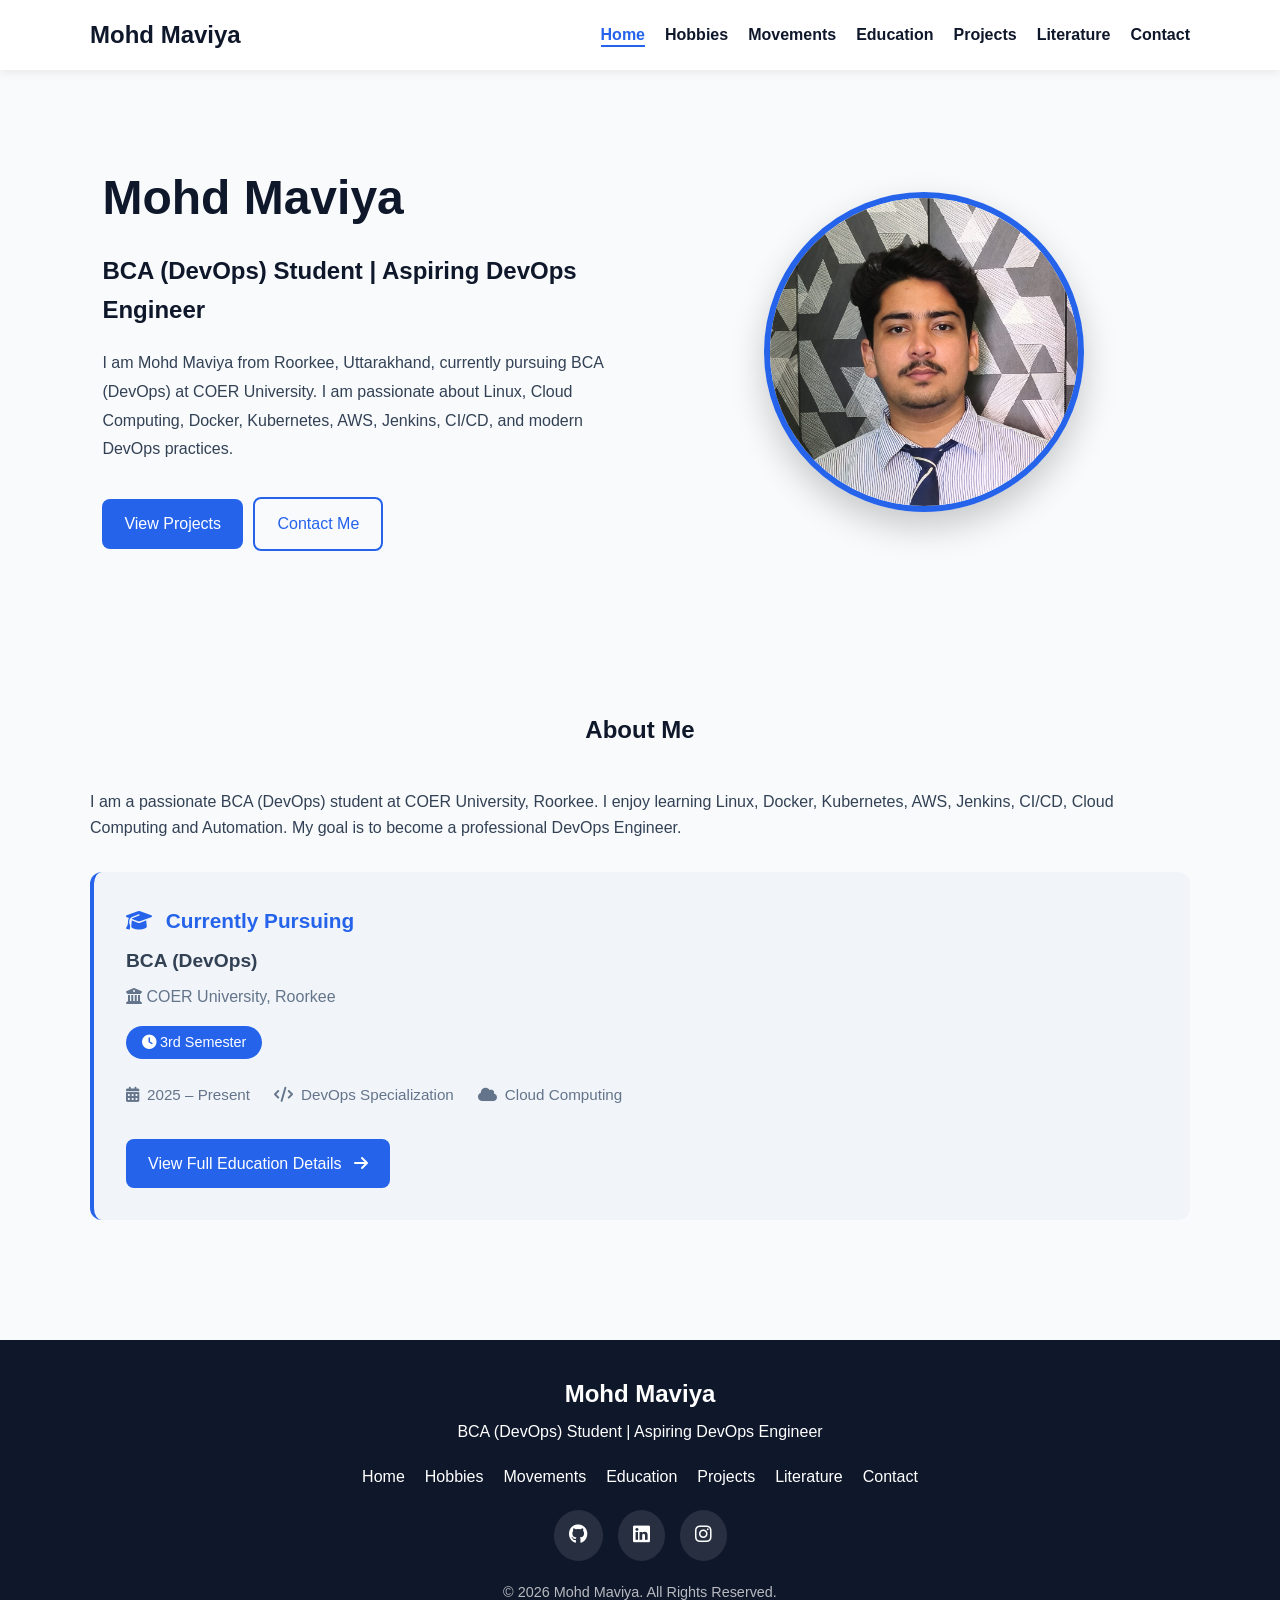
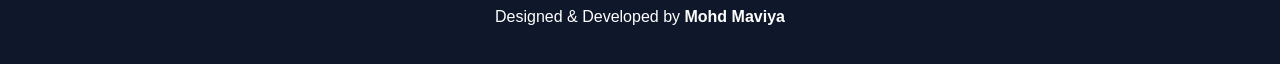
<file: index.html>
<!DOCTYPE html>
<html lang="en">
<head>
    <meta charset="UTF-8">
    <meta name="viewport" content="width=device-width, initial-scale=1.0">
    <title>Mohd Maviya | Portfolio</title>

    <!-- Font Awesome -->
    <link rel="stylesheet"
    href="https://cdnjs.cloudflare.com/ajax/libs/font-awesome/6.5.2/css/all.min.css">

    <style>
        :root {
            --primary: #2563eb;
            --dark: #0f172a;
            --light: #f8fafc;
            --text: #334155;
            --card: #fff;
            --bg-light: #f1f5f9;
            --text-muted: #64748b;
        }

        * {
            margin: 0;
            padding: 0;
            box-sizing: border-box;
        }

        html {
            scroll-behavior: smooth;
        }

        body {
            font-family: Arial, sans-serif;
            background: var(--light);
            color: var(--text);
            line-height: 1.6;
        }

        .container {
            width: min(1100px, 92%);
            margin: auto;
        }

        /* ================= HEADER ================= */
        .header {
            position: sticky;
            top: 0;
            background: #fff;
            box-shadow: 0 2px 10px rgba(0,0,0,.08);
            z-index: 1000;
        }

        .header .container {
            display: flex;
            justify-content: space-between;
            align-items: center;
            padding: 16px 0;
        }

        .logo {
            font-size: 1.5rem;
            font-weight: 700;
            color: var(--dark);
            text-decoration: none;
        }

        /* ================= HAMBURGER MENU ================= */
        .hamburger {
            display: none;
            flex-direction: column;
            cursor: pointer;
            background: none;
            border: none;
            padding: 5px;
            gap: 5px;
            z-index: 1001;
        }

        .hamburger .bar {
            width: 28px;
            height: 3px;
            background: var(--dark);
            border-radius: 3px;
            transition: all 0.3s ease;
        }

        .hamburger.active .bar:nth-child(1) {
            transform: rotate(45deg) translate(5px, 6px);
        }

        .hamburger.active .bar:nth-child(2) {
            opacity: 0;
        }

        .hamburger.active .bar:nth-child(3) {
            transform: rotate(-45deg) translate(5px, -6px);
        }

        /* ================= NAVIGATION ================= */
        .navbar ul {
            display: flex;
            list-style: none;
            gap: 20px;
        }

        .navbar a {
            text-decoration: none;
            color: var(--dark);
            font-weight: 600;
            transition: color 0.3s;
            position: relative;
        }

        .navbar a::after {
            content: '';
            position: absolute;
            bottom: -4px;
            left: 0;
            width: 0;
            height: 2px;
            background: var(--primary);
            transition: width 0.3s;
        }

        .navbar a:hover::after,
        .navbar a.active::after {
            width: 100%;
        }

        .navbar a:hover,
        .navbar a.active {
            color: var(--primary);
        }

        /* ================= GENERAL ================= */
        .section,
        .page-title {
            padding: 70px 0;
        }

        .page-title {
            text-align: center;
            background: #eaf2ff;
        }

        h1 {
            font-size: 3rem;
            color: var(--dark);
        }

        h2 {
            color: var(--dark);
            margin-bottom: 15px;
        }

        .section-title {
            text-align: center;
            margin-bottom: 40px;
        }

        /* ================= HERO SECTION ================= */
        .hero {
            display: flex;
            justify-content: space-between;
            align-items: center;
            gap: 60px;
            padding: 90px 8%;
            flex-wrap: wrap;
        }

        .hero-content {
            flex: 1;
            min-width: 320px;
        }

        .hero-content h1 {
            font-size: 3rem;
            margin-bottom: 15px;
        }

        .hero-content h2 {
            margin-bottom: 20px;
        }

        .hero-content p {
            margin-bottom: 25px;
            line-height: 1.8;
        }

        .hero-image {
            flex: 1;
            text-align: center;
        }

        .hero-image img {
            width: 320px;
            height: 320px;
            object-fit: cover;
            border-radius: 50%;
            border: 6px solid var(--primary);
            box-shadow: 0 15px 35px rgba(0,0,0,.2);
            transition: transform 0.3s;
        }

        .hero-image img:hover {
            transform: scale(1.05);
        }

        /* ================= BUTTON ================= */
        .btn {
            display: inline-block;
            background: var(--primary);
            color: #fff;
            padding: 12px 22px;
            border-radius: 8px;
            text-decoration: none;
            margin: 8px 6px 0 0;
            transition: 0.3s;
            border: none;
            cursor: pointer;
        }

        .btn:hover {
            transform: translateY(-2px);
            box-shadow: 0 5px 15px rgba(37, 99, 235, 0.3);
        }

        .btn-outline {
            background: transparent;
            color: var(--primary);
            border: 2px solid var(--primary);
        }

        .btn-outline:hover {
            background: var(--primary);
            color: #fff;
        }

        /* ================= EDUCATION PREVIEW ================= */
        .education-preview {
            background: var(--bg-light);
            padding: 2rem;
            border-radius: 12px;
            margin-top: 2rem;
            border-left: 4px solid var(--primary);
        }

        .education-preview h3 {
            color: var(--primary);
            font-size: 1.3rem;
            margin-bottom: 0.5rem;
        }

        .education-preview .current-status {
            display: inline-block;
            background: var(--primary);
            color: white;
            padding: 0.3rem 1rem;
            border-radius: 20px;
            font-size: 0.9rem;
            margin: 0.5rem 0;
        }

        .education-preview .edu-details {
            display: flex;
            gap: 1.5rem;
            flex-wrap: wrap;
            margin: 1rem 0;
        }

        .education-preview .edu-details span {
            display: flex;
            align-items: center;
            gap: 0.5rem;
            color: var(--text-muted);
            font-size: 0.95rem;
        }

        .btn-full-details {
            margin-top: 1rem;
        }

        .btn-full-details i {
            margin-left: 0.5rem;
            transition: transform 0.3s;
        }

        .btn-full-details:hover i {
            transform: translateX(5px);
        }

        /* ================= FOOTER ================= */
        .footer {
            background: var(--dark);
            color: #fff;
            text-align: center;
            padding: 35px 0;
            margin-top: 50px;
        }

        .footer h3 {
            font-size: 1.5rem;
            margin-bottom: 5px;
        }

        .footer-links {
            display: flex;
            justify-content: center;
            gap: 20px;
            margin: 20px 0;
            flex-wrap: wrap;
        }

        .footer-links a {
            color: #fff;
            text-decoration: none;
            transition: color 0.3s;
        }

        .footer-links a:hover {
            color: var(--primary);
        }

        .social-links {
            display: flex;
            justify-content: center;
            gap: 15px;
            margin: 20px 0;
        }

        .social-links a {
            color: #fff;
            background: rgba(255,255,255,0.1);
            padding: 10px 15px;
            border-radius: 50%;
            transition: 0.3s;
            text-decoration: none;
            font-size: 1.2rem;
        }

        .social-links a:hover {
            background: var(--primary);
            transform: translateY(-3px);
        }

        .footer .copyright {
            margin-top: 15px;
            opacity: 0.7;
            font-size: 0.9rem;
        }

        /* ================= RESPONSIVE ================= */
        @media(max-width: 992px) {
            .hero {
                flex-direction: column-reverse;
                text-align: center;
                padding: 60px 5%;
            }

            .hero-image img {
                width: 250px;
                height: 250px;
            }
        }

        @media(max-width: 768px) {
            h1 {
                font-size: 2.2rem;
            }

            /* Show hamburger on mobile */
            .hamburger {
                display: flex;
            }

            /* Hide navbar by default on mobile */
            .navbar {
                position: absolute;
                top: 100%;
                left: 0;
                right: 0;
                background: #fff;
                padding: 20px 0;
                box-shadow: 0 10px 20px rgba(0,0,0,0.1);
                transform: translateY(-10px);
                opacity: 0;
                visibility: hidden;
                transition: all 0.3s ease;
                border-radius: 0 0 12px 12px;
            }

            .navbar.active {
                transform: translateY(0);
                opacity: 1;
                visibility: visible;
            }

            .navbar ul {
                flex-direction: column;
                align-items: center;
                gap: 15px;
            }

            .navbar a {
                font-size: 1.1rem;
            }

            .hero {
                flex-direction: column-reverse;
                text-align: center;
                padding: 50px 5%;
            }

            .hero-image img {
                width: 200px;
                height: 200px;
            }

            .education-preview .edu-details {
                flex-direction: column;
                gap: 0.5rem;
            }

            .footer-links {
                gap: 10px;
            }

            .footer-links a {
                font-size: 0.9rem;
            }
        }

        @media(max-width: 480px) {
            .navbar a {
                font-size: 0.95rem;
            }

            .btn {
                padding: 10px 16px;
                font-size: 0.9rem;
            }

            .hero-content h1 {
                font-size: 1.8rem;
            }

            .hero-image img {
                width: 160px;
                height: 160px;
            }
        }
    </style>
</head>

<body>

<header class="header">
    <div class="container">

        <a href="index.html" class="logo">Mohd Maviya</a>

        <!-- HAMBURGER MENU BUTTON -->
        <button class="hamburger" id="hamburger" aria-label="Toggle navigation menu">
            <span class="bar"></span>
            <span class="bar"></span>
            <span class="bar"></span>
        </button>

        <nav class="navbar" id="navbar">
            <ul>
                <li><a href="index.html" class="active">Home</a></li>
                <li><a href="hobbies.html">Hobbies</a></li>
                <li><a href="movements.html">Movements</a></li>
                <li><a href="education.html">Education</a></li>
                <li><a href="projects.html">Projects</a></li>
                <li><a href="literature.html">Literature</a></li>
                <li><a href="contact.html">Contact</a></li>
            </ul>
        </nav>

    </div>
</header>

<section class="hero">

    <div class="hero-content">

        <h1>Mohd Maviya</h1>

        <h2>BCA (DevOps) Student | Aspiring DevOps Engineer</h2>

        <p>
            I am Mohd Maviya from Roorkee, Uttarakhand, currently pursuing
            BCA (DevOps) at COER University. I am passionate about Linux,
            Cloud Computing, Docker, Kubernetes, AWS, Jenkins, CI/CD,
            and modern DevOps practices.
        </p>

        <a href="projects.html" class="btn">View Projects</a>
        <a href="contact.html" class="btn btn-outline">Contact Me</a>

    </div>

    <div class="hero-image">
        <img src="image/profile.jpg" 
             alt="Mohd Maviya"
             class="profile-img">
    </div>

</section>

<section class="section">

    <div class="container">

        <h2 class="section-title">About Me</h2>

        <p>
            I am a passionate BCA (DevOps) student at COER University,
            Roorkee. I enjoy learning Linux, Docker, Kubernetes, AWS,
            Jenkins, CI/CD, Cloud Computing and Automation.
            My goal is to become a professional DevOps Engineer.
        </p>

        <!-- ===== EDUCATION PREVIEW / BUTTON ===== -->
        <div class="education-preview">
            
            <h3>
                <i class="fas fa-graduation-cap" style="margin-right: 0.5rem;"></i>
                Currently Pursuing
            </h3>
            
            <div style="font-size: 1.2rem; font-weight: 600; margin: 0.5rem 0;">
                BCA (DevOps)
            </div>
            
            <div style="color: var(--text-muted); margin-bottom: 0.5rem;">
                <i class="fas fa-university"></i> COER University, Roorkee
            </div>
            
            <span class="current-status">
                <i class="fas fa-clock"></i> 3rd Semester
            </span>
            
            <div class="edu-details">
                <span>
                    <i class="fas fa-calendar-alt"></i> 2025 – Present
                </span>
                <span>
                    <i class="fas fa-code"></i> DevOps Specialization
                </span>
                <span>
                    <i class="fas fa-cloud"></i> Cloud Computing
                </span>
            </div>
            
            <a href="education.html" class="btn btn-full-details">
                View Full Education Details
                <i class="fas fa-arrow-right"></i>
            </a>
            
        </div>

    </div>

</section>

<!-- ================= FOOTER ================= -->
<footer class="footer">

    <div class="container">

        <h3>Mohd Maviya</h3>

        <p>BCA (DevOps) Student | Aspiring DevOps Engineer</p>

        <div class="footer-links">
            <a href="index.html">Home</a>
            <a href="hobbies.html">Hobbies</a>
            <a href="movements.html">Movements</a>
            <a href="education.html">Education</a>
            <a href="projects.html">Projects</a>
            <a href="literature.html">Literature</a>
            <a href="contact.html">Contact</a>
        </div>

        <div class="social-links">
            <a href="#"><i class="fab fa-github"></i></a>
            <a href="#"><i class="fab fa-linkedin"></i></a>
            <a href="#"><i class="fab fa-instagram"></i></a>
        </div>

        <p class="copyright">
            © 2026 Mohd Maviya. All Rights Reserved.
        </p>

        <p>
            Designed & Developed by <strong>Mohd Maviya</strong>
        </p>

    </div>

</footer>

<script>
    // ================= HAMBURGER MENU TOGGLE =================
    document.addEventListener('DOMContentLoaded', function() {
        const hamburger = document.getElementById('hamburger');
        const navbar = document.getElementById('navbar');

        if (hamburger && navbar) {
            // Toggle menu on hamburger click
            hamburger.addEventListener('click', function() {
                hamburger.classList.toggle('active');
                navbar.classList.toggle('active');
            });

            // Close menu when a link is clicked (mobile)
            const navLinks = navbar.querySelectorAll('a');
            navLinks.forEach(function(link) {
                link.addEventListener('click', function() {
                    hamburger.classList.remove('active');
                    navbar.classList.remove('active');
                });
            });
        }

        // ================= ACTIVE NAV LINK ON SCROLL =================
        const currentPage = window.location.pathname.split('/').pop() || 'index.html';
        const navLinks = document.querySelectorAll('.navbar a');
        
        navLinks.forEach(function(link) {
            const linkHref = link.getAttribute('href');
            if (linkHref === currentPage) {
                link.classList.add('active');
            } else {
                link.classList.remove('active');
            }
        });
    });
</script>

</body>
</html>
</file>
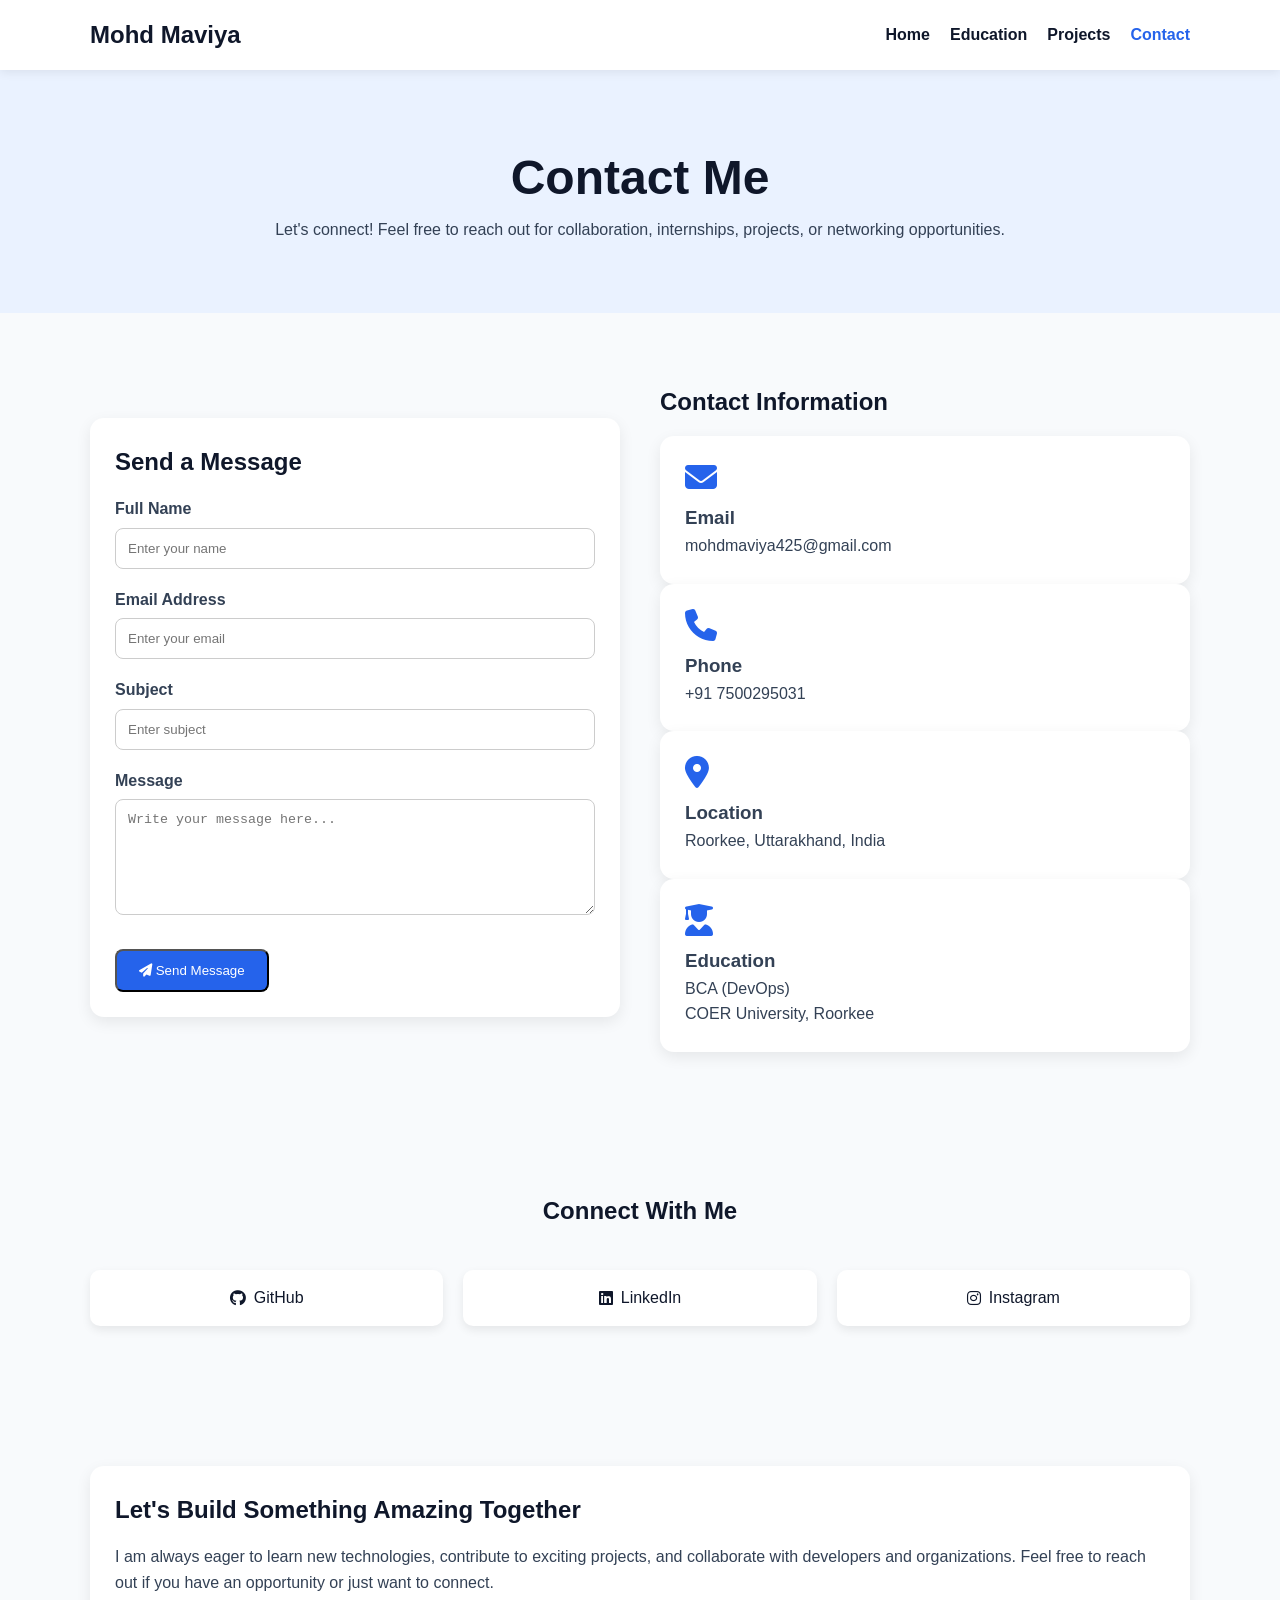
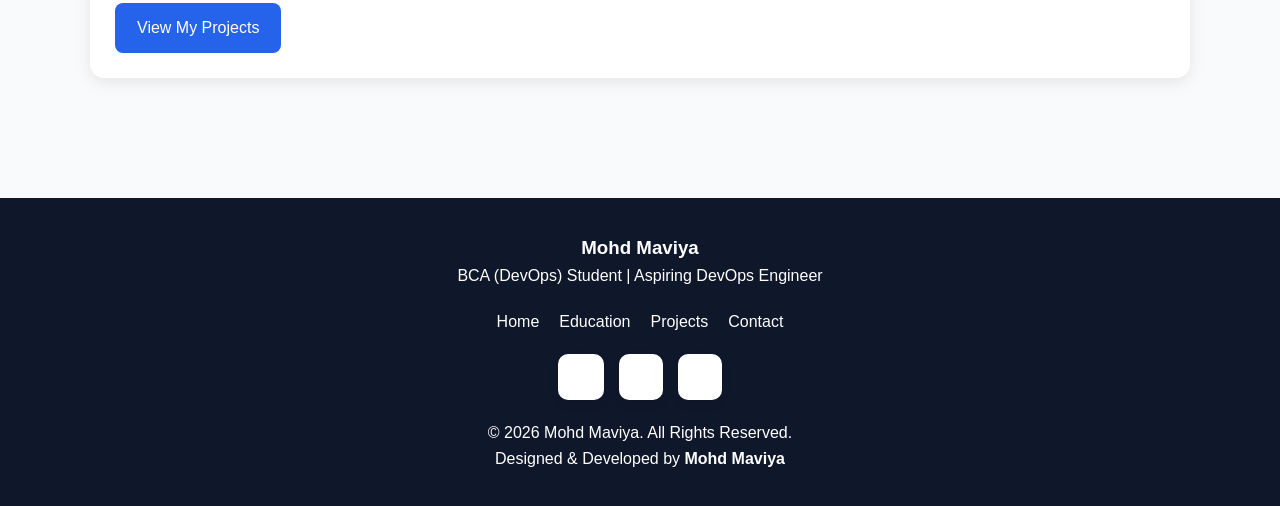
<file: contact.html>
<!DOCTYPE html>
<html lang="en">
<head>
    <meta charset="UTF-8" />
    <meta name="viewport" content="width=device-width, initial-scale=1.0" />
    <title>Contact | Mohd Maviya</title>

    <!-- Shared CSS -->
    <link rel="stylesheet" href="style.css" />

    <!-- Font Awesome -->
    <link rel="stylesheet"
          href="https://cdnjs.cloudflare.com/ajax/libs/font-awesome/6.5.2/css/all.min.css" />

    <style>
        /* minimal extra style for feedback */
        .form-feedback {
            margin-top: 1rem;
            padding: 0.75rem 1rem;
            border-radius: 8px;
            font-weight: 500;
            display: none;
        }
        .form-feedback.success {
            display: block;
            background: #d4edda;
            color: #155724;
            border: 1px solid #c3e6cb;
        }
        .form-feedback.error {
            display: block;
            background: #f8d7da;
            color: #721c24;
            border: 1px solid #f5c6cb;
        }
        .btn:disabled {
            opacity: 0.6;
            cursor: not-allowed;
        }
    </style>
</head>
<body>

    <!-- ================= HEADER ================= -->
    <header class="header">
        <div class="container">
            <a href="index.html" class="logo">Mohd Maviya</a>
            <nav class="navbar">
                <ul>
                    <li><a href="index.html">Home</a></li>
                    <li><a href="education.html">Education</a></li>
                    <li><a href="projects.html">Projects</a></li>
                    <li><a href="contact.html" class="active">Contact</a></li>
                </ul>
            </nav>
        </div>
    </header>

    <!-- ================= PAGE TITLE ================= -->
    <section class="page-title">
        <div class="container">
            <h1>Contact Me</h1>
            <p>
                Let's connect! Feel free to reach out for collaboration,
                internships, projects, or networking opportunities.
            </p>
        </div>
    </section>

    <!-- ================= CONTACT SECTION ================= -->
    <section class="contact section">
        <div class="container">
            <div class="contact-wrapper">

                <!-- Contact Form -->
                <div class="contact-form">
                    <h2>Send a Message</h2>

                    <!-- feedback message -->
                    <div id="formFeedback" class="form-feedback"></div>

                    <form id="contactForm" method="post">
                        <div class="form-group">
                            <label>Full Name</label>
                            <input type="text" id="fullName" placeholder="Enter your name" required />
                        </div>

                        <div class="form-group">
                            <label>Email Address</label>
                            <input type="email" id="emailAddress" placeholder="Enter your email" required />
                        </div>

                        <div class="form-group">
                            <label>Subject</label>
                            <input type="text" id="subject" placeholder="Enter subject" required />
                        </div>

                        <div class="form-group">
                            <label>Message</label>
                            <textarea id="message" rows="6"
                                      placeholder="Write your message here..."
                                      required></textarea>
                        </div>

                        <button type="submit" class="btn" id="submitBtn">
                            <i class="fas fa-paper-plane"></i>
                            Send Message
                        </button>
                    </form>
                </div>

                <!-- Contact Info -->
                <div class="contact-info">
                    <h2>Contact Information</h2>
                    <div class="info-card">
                        <i class="fas fa-envelope"></i>
                        <div>
                            <h3>Email</h3>
                            <p>mohdmaviya425@gmail.com</p>
                        </div>
                    </div>
                    <div class="info-card">
                        <i class="fas fa-phone"></i>
                        <div>
                            <h3>Phone</h3>
                            <p>+91 7500295031</p>
                        </div>
                    </div>
                    <div class="info-card">
                        <i class="fas fa-location-dot"></i>
                        <div>
                            <h3>Location</h3>
                            <p>Roorkee, Uttarakhand, India</p>
                        </div>
                    </div>
                    <div class="info-card">
                        <i class="fas fa-user-graduate"></i>
                        <div>
                            <h3>Education</h3>
                            <p>BCA (DevOps)<br />COER University, Roorkee</p>
                        </div>
                    </div>
                </div>

            </div>
        </div>
    </section>

    <!-- ================= SOCIAL MEDIA ================= -->
    <section class="section">
        <div class="container">
            <h2 class="section-title">Connect With Me</h2>
            <div class="social-icons">
                <a href="https://github.com/" target="_blank">
                    <i class="fab fa-github"></i>
                    <span>GitHub</span>
                </a>
                <a href="https://linkedin.com/" target="_blank">
                    <i class="fab fa-linkedin"></i>
                    <span>LinkedIn</span>
                </a>
                <a href="https://instagram.com/" target="_blank">
                    <i class="fab fa-instagram"></i>
                    <span>Instagram</span>
                </a>
            </div>
        </div>
    </section>

    <!-- ================= CTA ================= -->
    <section class="section">
        <div class="container">
            <div class="goal-card">
                <h2>Let's Build Something Amazing Together</h2>
                <p>
                    I am always eager to learn new technologies, contribute to
                    exciting projects, and collaborate with developers and
                    organizations. Feel free to reach out if you have an
                    opportunity or just want to connect.
                </p>
                <a href="projects.html" class="btn">
                    View My Projects
                </a>
            </div>
        </div>
    </section>

    <!-- ================= FOOTER ================= -->
    <footer class="footer">
        <div class="container">
            <h3>Mohd Maviya</h3>
            <p>BCA (DevOps) Student | Aspiring DevOps Engineer</p>
            <div class="footer-links">
                <a href="index.html">Home</a>
                <a href="education.html">Education</a>
                <a href="projects.html">Projects</a>
                <a href="contact.html">Contact</a>
            </div>
            <div class="social-links">
                <a href="https://github.com/" target="_blank"><i class="fab fa-github"></i></a>
                <a href="https://linkedin.com/" target="_blank"><i class="fab fa-linkedin"></i></a>
                <a href="https://instagram.com/" target="_blank"><i class="fab fa-instagram"></i></a>
            </div>
            <p class="copyright">
                &copy; 2026 Mohd Maviya. All Rights Reserved.
            </p>
            <p>
                Designed &amp; Developed by <strong>Mohd Maviya</strong>
            </p>
        </div>
    </footer>

    <!-- ================= SHEETY API INTEGRATION ================= -->
    <script>
        (function() {
            const SHEETY_URL = 'https://api.sheety.co/1af8e3c9e0b69c2248ee1d94e5fa67b0/contact/sheet1';

            const form = document.getElementById('contactForm');
            const feedback = document.getElementById('formFeedback');
            const submitBtn = document.getElementById('submitBtn');

            // Helper to show feedback
            function showFeedback(message, type = 'success') {
                feedback.textContent = message;
                feedback.className = 'form-feedback ' + type;
                // auto-hide after 6s
                setTimeout(() => {
                    feedback.className = 'form-feedback';
                }, 6000);
            }

            // Handle form submission
            form.addEventListener('submit', function(e) {
                e.preventDefault();

                // Collect data
                const name = document.getElementById('fullName').value.trim();
                const email = document.getElementById('emailAddress').value.trim();
                const subject = document.getElementById('subject').value.trim();
                const message = document.getElementById('message').value.trim();

                // Basic validation
                if (!name || !email || !subject || !message) {
                    showFeedback('Please fill in all fields.', 'error');
                    return;
                }

                // Prepare payload according to Sheety format
                const payload = {
                    sheet1: {
                        name: name,
                        email: email,
                        subject: subject,
                        message: message
                    }
                };

                // Disable button and show sending state
                submitBtn.disabled = true;
                submitBtn.innerHTML = '<i class="fas fa-spinner fa-spin"></i> Sending...';

                // POST to Sheety
                fetch(SHEETY_URL, {
                        method: 'POST',
                        headers: {
                            'Content-Type': 'application/json'
                        },
                        body: JSON.stringify(payload)
                    })
                    .then(response => {
                        if (!response.ok) {
                            throw new Error('Server responded with status ' + response.status);
                        }
                        return response.json();
                    })
                    .then(data => {
                        // Success
                        showFeedback('✅ Your message has been sent successfully!', 'success');
                        form.reset();
                        console.log('Sheety response:', data);
                    })
                    .catch(error => {
                        console.error('Fetch error:', error);
                        showFeedback('❌ Something went wrong. Please try again later.', 'error');
                    })
                    .finally(() => {
                        // Re-enable button
                        submitBtn.disabled = false;
                        submitBtn.innerHTML = '<i class="fas fa-paper-plane"></i> Send Message';
                    });
            });

            // (Optional) GET example – uncomment to test reading data
            /*
            fetch(SHEETY_URL)
                .then(res => res.json())
                .then(data => console.log('GET data:', data))
                .catch(err => console.warn('GET error:', err));
            */

        })();
    </script>

</body>
</html>
</file>
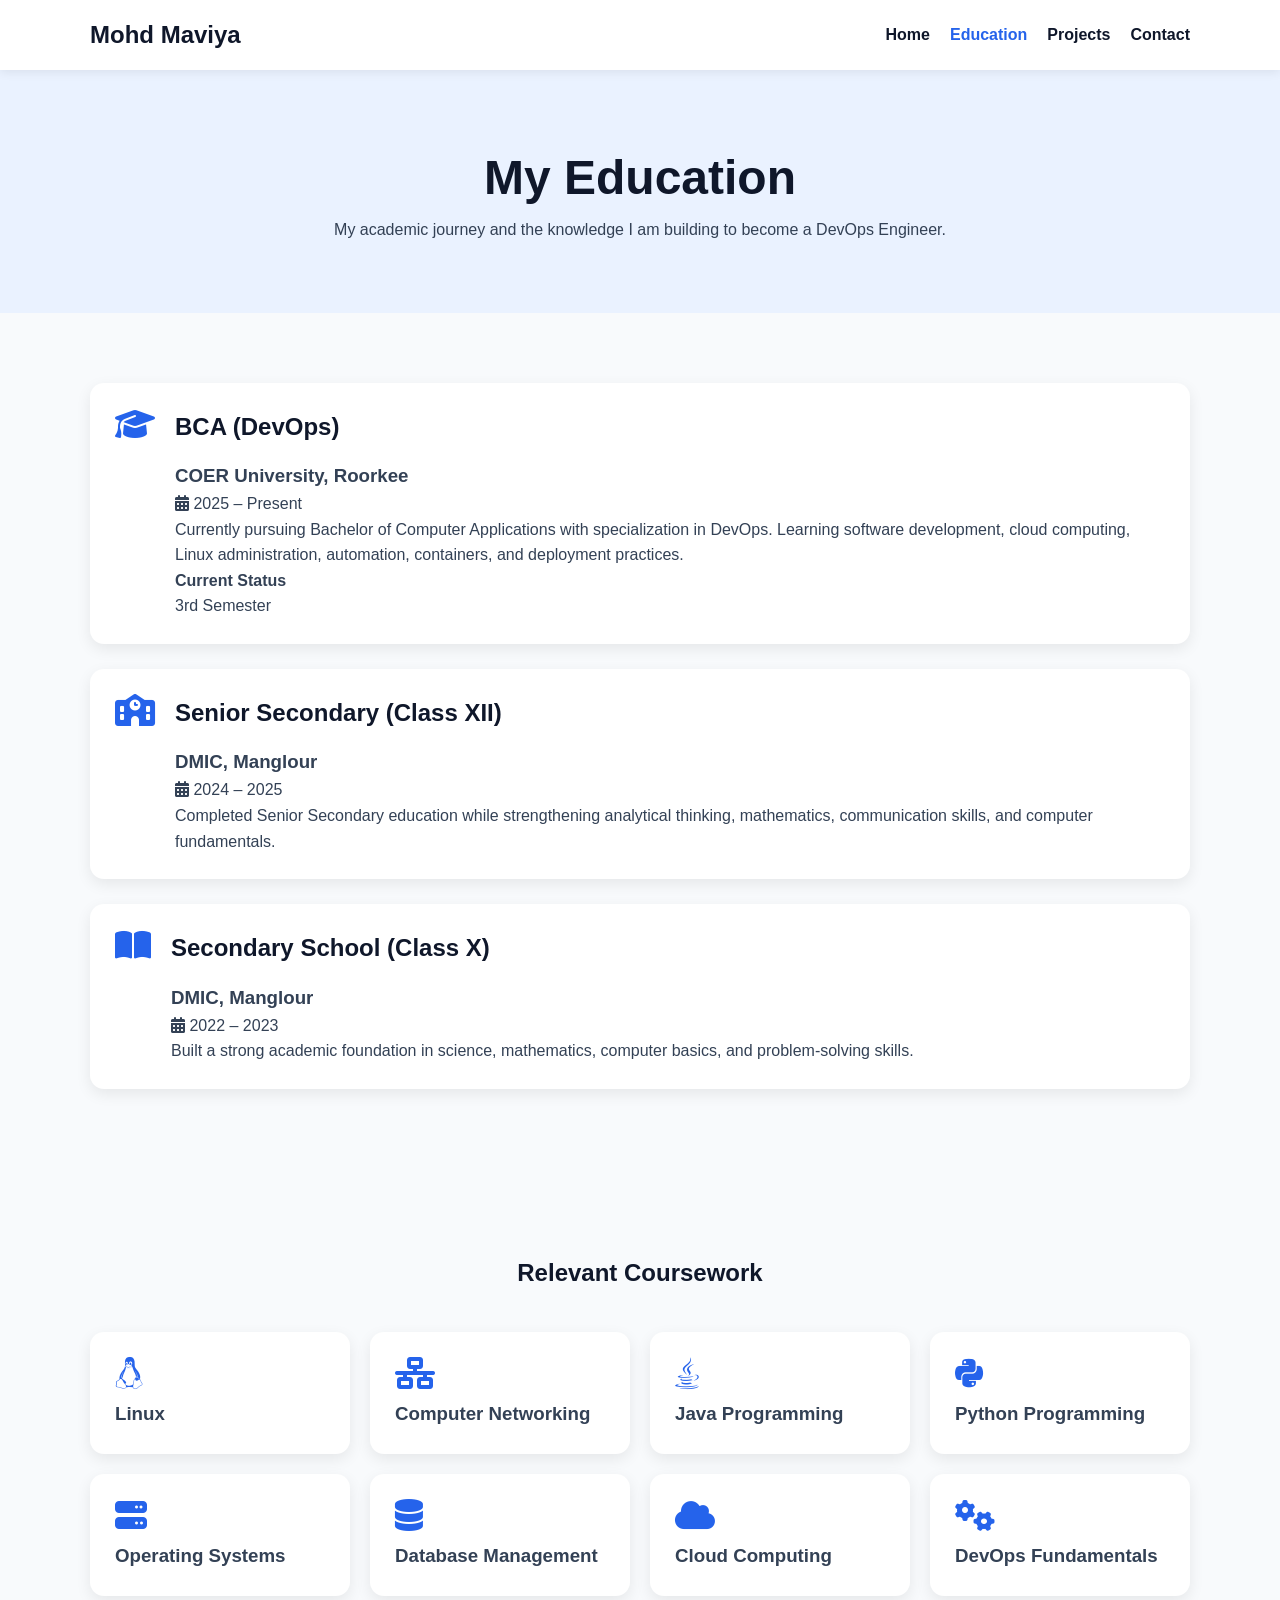
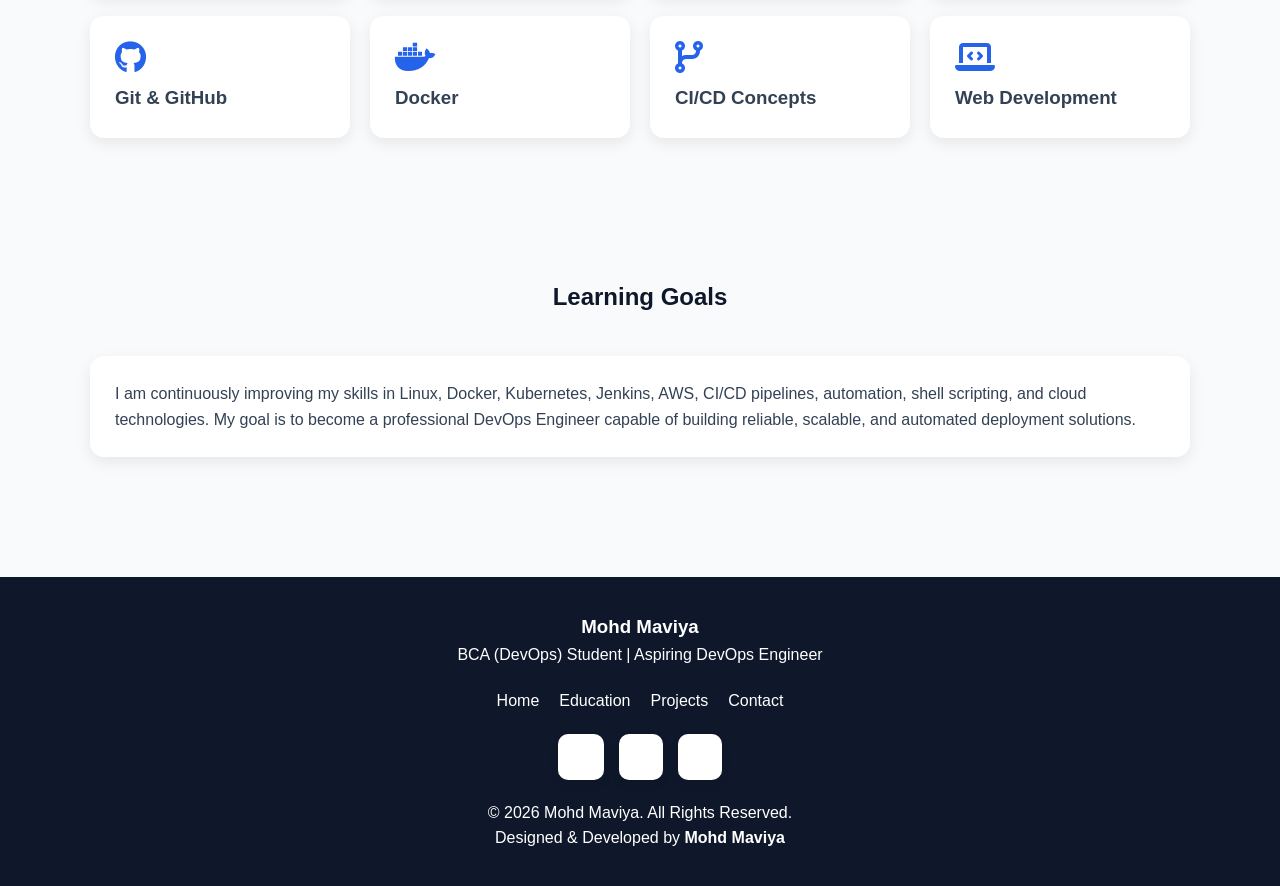
<file: education.html>
<!DOCTYPE html>
<html lang="en">
<head>
    <meta charset="UTF-8">
    <meta name="viewport" content="width=device-width, initial-scale=1.0">
    <title>Education | Mohd Maviya</title>

    <!-- Shared CSS -->
    <link rel="stylesheet" href="style.css">

    <!-- Font Awesome -->
    <link rel="stylesheet"
        href="https://cdnjs.cloudflare.com/ajax/libs/font-awesome/6.5.2/css/all.min.css">
</head>
<body>

    <!-- ================= HEADER ================= -->
    <header class="header">
        <div class="container">
            <a href="index.html" class="logo">Mohd Maviya</a>

            <nav class="navbar">
                <ul>
                    <li><a href="index.html">Home</a></li>
                    <li><a href="education.html" class="active">Education</a></li>
                    <li><a href="projects.html">Projects</a></li>
                    <li><a href="contact.html">Contact</a></li>
                </ul>
            </nav>
        </div>
    </header>

    <!-- ================= PAGE TITLE ================= -->
    <section class="page-title">
        <div class="container">
            <h1>My Education</h1>
            <p>My academic journey and the knowledge I am building to become a DevOps Engineer.</p>
        </div>
    </section>

    <!-- ================= EDUCATION ================= -->
    <section class="education section">
        <div class="container">

            <!-- College -->
            <div class="education-card">
                <div class="edu-icon">
                    <i class="fas fa-graduation-cap"></i>
                </div>

                <div class="edu-content">
                    <h2>BCA (DevOps)</h2>
                    <h3>COER University, Roorkee</h3>

                    <span class="duration">
                        <i class="fa-solid fa-calendar-days"></i>
                        2025 – Present
                    </span>

                    <p>
                        Currently pursuing Bachelor of Computer Applications
                        with specialization in DevOps. Learning software
                        development, cloud computing, Linux administration,
                        automation, containers, and deployment practices.
                    </p>

                    <h4>Current Status</h4>
                    <p>3rd Semester</p>
                </div>
            </div>

            <!-- Senior Secondary -->
            <div class="education-card">
                <div class="edu-icon">
                    <i class="fas fa-school"></i>
                </div>

                <div class="edu-content">
                    <h2>Senior Secondary (Class XII)</h2>

                    <h3>DMIC, Manglour</h3>

                    <span class="duration">
                        <i class="fa-solid fa-calendar-days"></i>
                        2024 – 2025
                    </span>

                    <p>
                        Completed Senior Secondary education while strengthening
                        analytical thinking, mathematics, communication skills,
                        and computer fundamentals.
                    </p>
                </div>
            </div>

            <!-- Secondary -->
            <div class="education-card">
                <div class="edu-icon">
                    <i class="fas fa-book-open"></i>
                </div>

                <div class="edu-content">
                    <h2>Secondary School (Class X)</h2>

                    <h3>DMIC, Manglour</h3>

                    <span class="duration">
                        <i class="fa-solid fa-calendar-days"></i>
                        2022 – 2023
                    </span>

                    <p>
                        Built a strong academic foundation in science,
                        mathematics, computer basics, and problem-solving
                        skills.
                    </p>
                </div>
            </div>

        </div>
    </section>

    <!-- ================= COURSEWORK ================= -->
    <section class="coursework section">
        <div class="container">

            <h2 class="section-title">Relevant Coursework</h2>

            <div class="course-grid">

                <div class="course-card">
                    <i class="fab fa-linux"></i>
                    <h3>Linux</h3>
                </div>

                <div class="course-card">
                    <i class="fas fa-network-wired"></i>
                    <h3>Computer Networking</h3>
                </div>

                <div class="course-card">
                    <i class="fab fa-java"></i>
                    <h3>Java Programming</h3>
                </div>

                <div class="course-card">
                    <i class="fab fa-python"></i>
                    <h3>Python Programming</h3>
                </div>

                <div class="course-card">
                    <i class="fas fa-server"></i>
                    <h3>Operating Systems</h3>
                </div>

                <div class="course-card">
                    <i class="fas fa-database"></i>
                    <h3>Database Management</h3>
                </div>

                <div class="course-card">
                    <i class="fas fa-cloud"></i>
                    <h3>Cloud Computing</h3>
                </div>

                <div class="course-card">
                    <i class="fas fa-cogs"></i>
                    <h3>DevOps Fundamentals</h3>
                </div>

                <div class="course-card">
                    <i class="fab fa-github"></i>
                    <h3>Git & GitHub</h3>
                </div>

                <div class="course-card">
                    <i class="fab fa-docker"></i>
                    <h3>Docker</h3>
                </div>

                <div class="course-card">
                    <i class="fas fa-code-branch"></i>
                    <h3>CI/CD Concepts</h3>
                </div>

                <div class="course-card">
                    <i class="fas fa-laptop-code"></i>
                    <h3>Web Development</h3>
                </div>

            </div>

        </div>
    </section>

    <!-- ================= GOALS ================= -->
    <section class="education-goals section">
        <div class="container">

            <h2 class="section-title">Learning Goals</h2>

            <div class="goal-card">
                <p>
                    I am continuously improving my skills in Linux, Docker,
                    Kubernetes, Jenkins, AWS, CI/CD pipelines, automation,
                    shell scripting, and cloud technologies. My goal is to
                    become a professional DevOps Engineer capable of building
                    reliable, scalable, and automated deployment solutions.
                </p>
            </div>

        </div>
    </section>

    <!-- ================= FOOTER ================= -->
    <footer class="footer">
        <div class="container">

            <h3>Mohd Maviya</h3>

            <p>BCA (DevOps) Student | Aspiring DevOps Engineer</p>

            <div class="footer-links">
                <a href="index.html">Home</a>
                <a href="education.html">Education</a>
                <a href="projects.html">Projects</a>
                <a href="contact.html">Contact</a>
            </div>

            <div class="social-links">
                <a href="#"><i class="fab fa-github"></i></a>
                <a href="#"><i class="fab fa-linkedin"></i></a>
                <a href="#"><i class="fab fa-instagram"></i></a>
            </div>

            <p class="copyright">
                © 2026 Mohd Maviya. All Rights Reserved.
            </p>

            <p>
                Designed & Developed by <strong>Mohd Maviya</strong>
            </p>

        </div>
    </footer>

</body>
</html>
</file>
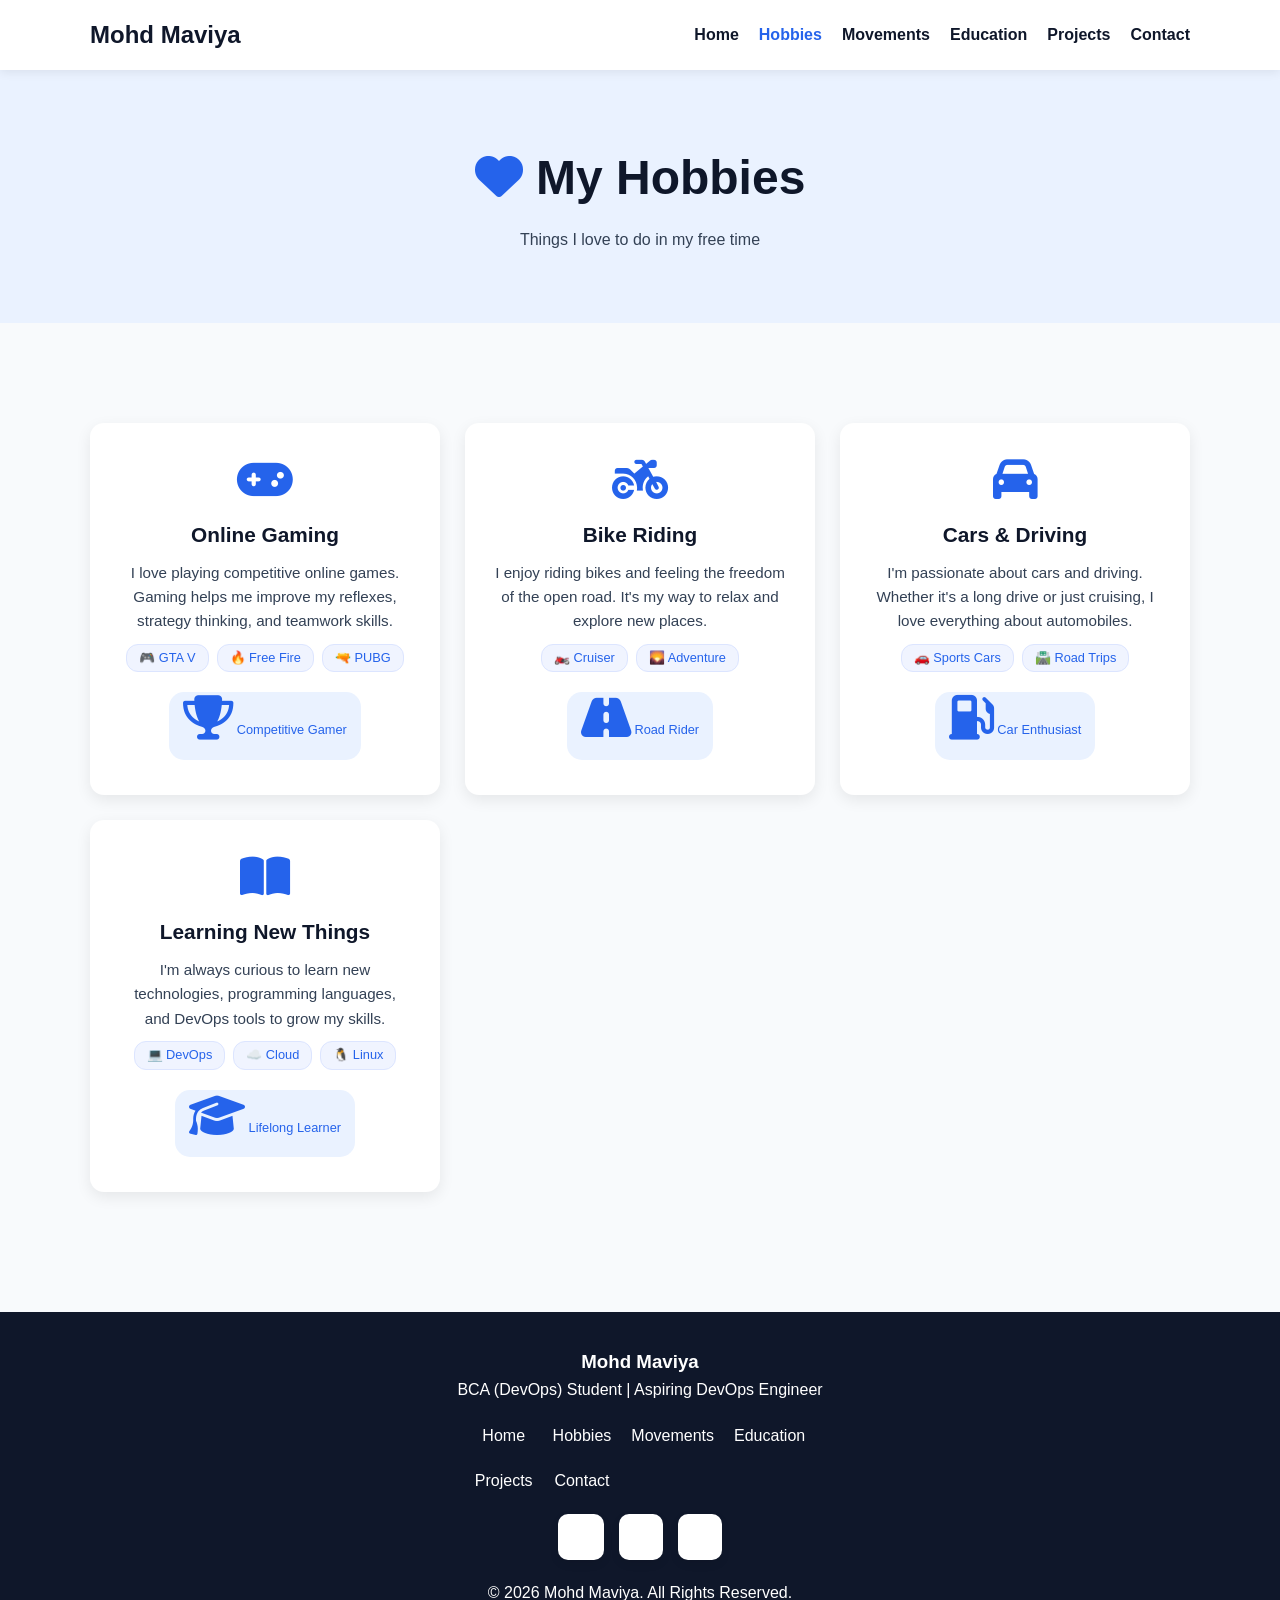
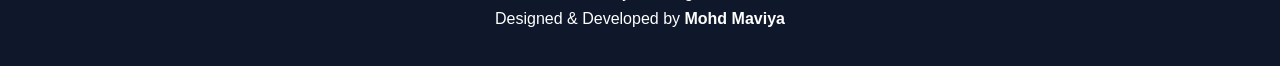
<file: hobbies.html>
<!DOCTYPE html>
<html lang="en">
<head>
    <meta charset="UTF-8">
    <meta name="viewport" content="width=device-width, initial-scale=1.0">
    <title>Hobbies | Mohd Maviya</title>

    <!-- Shared CSS -->
    <link rel="stylesheet" href="style.css">

    <!-- Font Awesome -->
    <link rel="stylesheet"
    href="https://cdnjs.cloudflare.com/ajax/libs/font-awesome/6.5.2/css/all.min.css">

    <style>
        /* Hobbies Styles */
        .hobbies-grid {
            display: grid;
            grid-template-columns: repeat(auto-fit, minmax(280px, 1fr));
            gap: 25px;
            margin-top: 30px;
        }

        .hobby-card {
            background: #fff;
            padding: 35px 30px;
            border-radius: 14px;
            box-shadow: 0 5px 15px rgba(0,0,0,.08);
            text-align: center;
            transition: .3s;
        }

        .hobby-card:hover {
            transform: translateY(-8px);
            box-shadow: 0 10px 30px rgba(0,0,0,.12);
        }

        .hobby-card i {
            font-size: 2.8rem;
            color: var(--primary);
            margin-bottom: 15px;
        }

        .hobby-card h3 {
            color: var(--dark);
            margin-bottom: 10px;
            font-size: 1.3rem;
        }

        .hobby-card p {
            color: var(--text);
            font-size: 0.95rem;
            line-height: 1.6;
        }

        .hobby-tag {
            display: inline-block;
            background: #eaf2ff;
            color: var(--primary);
            padding: 4px 14px;
            border-radius: 15px;
            font-size: 0.8rem;
            margin-top: 10px;
        }

        .hobby-games {
            display: flex;
            flex-wrap: wrap;
            gap: 8px;
            justify-content: center;
            margin: 10px 0;
        }

        .hobby-games span {
            background: #f0f4ff;
            color: var(--primary);
            padding: 3px 12px;
            border-radius: 12px;
            font-size: 0.8rem;
            border: 1px solid #dce5ff;
        }

        .page-title {
            text-align: center;
            padding: 70px 0;
            background: #eaf2ff;
        }

        .page-title h1 {
            font-size: 3rem;
            color: var(--dark);
        }

        .page-title p {
            color: var(--text);
            max-width: 600px;
            margin: 10px auto 0;
        }

        .section {
            padding: 70px 0;
        }

        @media(max-width:768px) {
            .hobbies-grid {
                grid-template-columns: 1fr;
            }
        }
    </style>
</head>

<body>

    <!-- ================= HEADER ================= -->
    <header class="header">
        <div class="container">
            <a href="index.html" class="logo">Mohd Maviya</a>

            <nav class="navbar">
                <ul>
                    <li><a href="index.html">Home</a></li>
                    <li><a href="hobbies.html" class="active">Hobbies</a></li>
                    <li><a href="movements.html">Movements</a></li>
                    <li><a href="education.html">Education</a></li>
                    <li><a href="project.html">Projects</a></li>
                    <li><a href="contact.html">Contact</a></li>
                </ul>
            </nav>
        </div>
    </header>

    <!-- ================= PAGE TITLE ================= -->
    <section class="page-title">
        <div class="container">
            <h1>
                <i class="fas fa-heart" style="color: var(--primary);"></i>
                My Hobbies
            </h1>
            <p>Things I love to do in my free time</p>
        </div>
    </section>

    <!-- ================= HOBBIES SECTION ================= -->
    <section class="section">
        <div class="container">

            <div class="hobbies-grid">

                <!-- Hobby 1: Online Gaming -->
                <div class="hobby-card">
                    <i class="fas fa-gamepad"></i>
                    <h3>Online Gaming</h3>
                    <p>
                        I love playing competitive online games. Gaming helps me 
                        improve my reflexes, strategy thinking, and teamwork skills.
                    </p>
                    <div class="hobby-games">
                        <span>🎮 GTA V</span>
                        <span>🔥 Free Fire</span>
                        <span>🔫 PUBG</span>
                    </div>
                    <span class="hobby-tag">
                        <i class="fas fa-trophy"></i> Competitive Gamer
                    </span>
                </div>

                <!-- Hobby 2: Bike Riding -->
                <div class="hobby-card">
                    <i class="fas fa-motorcycle"></i>
                    <h3>Bike Riding</h3>
                    <p>
                        I enjoy riding bikes and feeling the freedom of the open road. 
                        It's my way to relax and explore new places.
                    </p>
                    <div class="hobby-games">
                        <span>🏍️ Cruiser</span>
                        <span>🌄 Adventure</span>
                    </div>
                    <span class="hobby-tag">
                        <i class="fas fa-road"></i> Road Rider
                    </span>
                </div>

                <!-- Hobby 3: Cars & Driving -->
                <div class="hobby-card">
                    <i class="fas fa-car"></i>
                    <h3>Cars & Driving</h3>
                    <p>
                        I'm passionate about cars and driving. Whether it's a long 
                        drive or just cruising, I love everything about automobiles.
                    </p>
                    <div class="hobby-games">
                        <span>🚗 Sports Cars</span>
                        <span>🛣️ Road Trips</span>
                    </div>
                    <span class="hobby-tag">
                        <i class="fas fa-gas-pump"></i> Car Enthusiast
                    </span>
                </div>

                <!-- Hobby 4: Learning -->
                <div class="hobby-card">
                    <i class="fas fa-book-open"></i>
                    <h3>Learning New Things</h3>
                    <p>
                        I'm always curious to learn new technologies, programming 
                        languages, and DevOps tools to grow my skills.
                    </p>
                    <div class="hobby-games">
                        <span>💻 DevOps</span>
                        <span>☁️ Cloud</span>
                        <span>🐧 Linux</span>
                    </div>
                    <span class="hobby-tag">
                        <i class="fas fa-graduation-cap"></i> Lifelong Learner
                    </span>
                </div>

            </div>

        </div>
    </section>

    <!-- ================= FOOTER ================= -->
    <footer class="footer">
        <div class="container">
            <h3>Mohd Maviya</h3>
            <p>BCA (DevOps) Student | Aspiring DevOps Engineer</p>

            <div class="footer-links">
                <a href="index.html">Home</a>
                <a href="hobbies.html">Hobbies</a>
                <a href="movements.html">Movements</a>
                <a href="education.html">Education</a>
                <a href="project.html">Projects</a>
                <a href="contact.html">Contact</a>
            </div>

            <div class="social-links">
                <a href="#"><i class="fab fa-github"></i></a>
                <a href="#"><i class="fab fa-linkedin"></i></a>
                <a href="#"><i class="fab fa-instagram"></i></a>
            </div>

            <p class="copyright">
                © 2026 Mohd Maviya. All Rights Reserved.
            </p>

            <p>
                Designed & Developed by <strong>Mohd Maviya</strong>
            </p>
        </div>
    </footer>

</body>
</html>
</file>
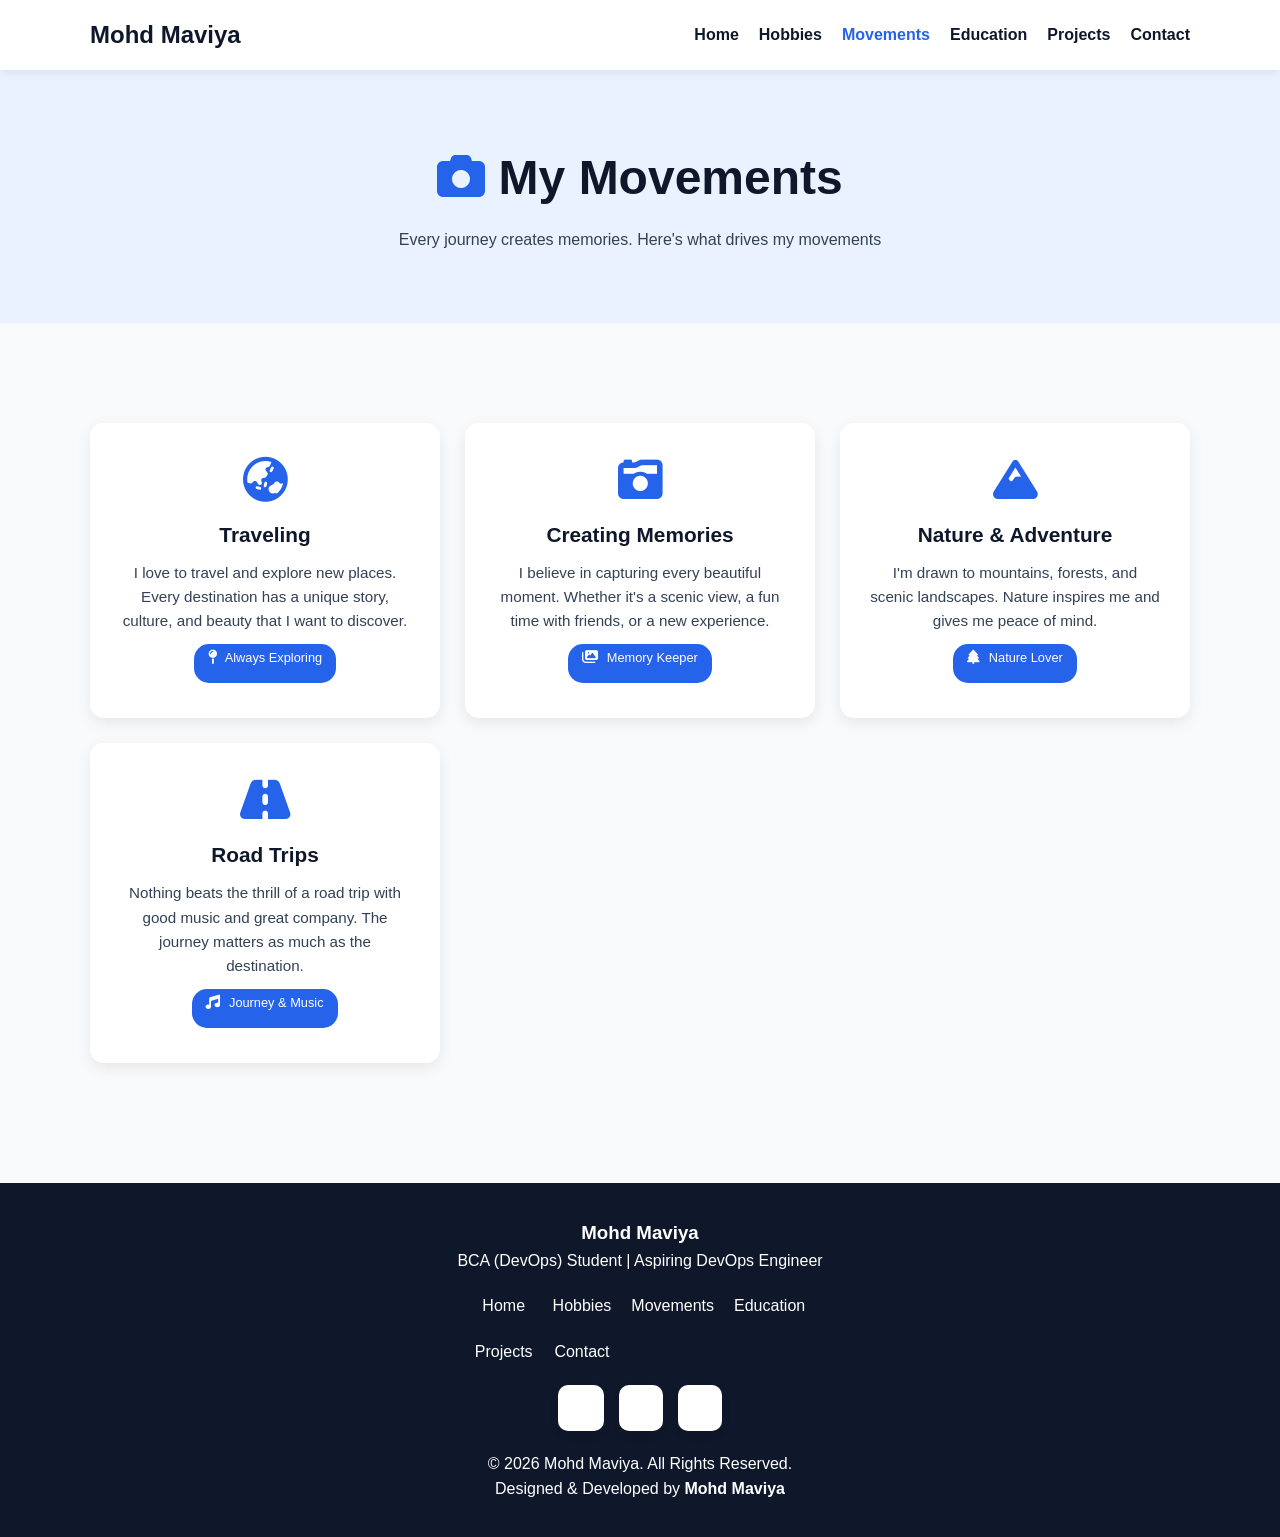
<file: movements.html>
<!DOCTYPE html>
<html lang="en">
<head>
    <meta charset="UTF-8">
    <meta name="viewport" content="width=device-width, initial-scale=1.0">
    <title>Movements | Mohd Maviya</title>

    <!-- Shared CSS -->
    <link rel="stylesheet" href="style.css">

    <!-- Font Awesome -->
    <link rel="stylesheet"
    href="https://cdnjs.cloudflare.com/ajax/libs/font-awesome/6.5.2/css/all.min.css">

    <style>
        /* Movements Styles */
        .movements-grid {
            display: grid;
            grid-template-columns: repeat(auto-fit, minmax(280px, 1fr));
            gap: 25px;
            margin-top: 30px;
        }

        .movement-card {
            background: #fff;
            padding: 35px 30px;
            border-radius: 14px;
            box-shadow: 0 5px 15px rgba(0,0,0,.08);
            text-align: center;
            transition: .3s;
        }

        .movement-card:hover {
            transform: translateY(-8px);
            box-shadow: 0 10px 30px rgba(0,0,0,.12);
        }

        .movement-card i {
            font-size: 2.8rem;
            color: var(--primary);
            margin-bottom: 15px;
        }

        .movement-card h3 {
            color: var(--dark);
            margin-bottom: 10px;
            font-size: 1.3rem;
        }

        .movement-card p {
            color: var(--text);
            font-size: 0.95rem;
            line-height: 1.6;
        }

        .movement-tag {
            display: inline-block;
            background: var(--primary);
            color: white;
            padding: 4px 14px;
            border-radius: 15px;
            font-size: 0.8rem;
            margin-top: 10px;
        }

        .movement-tag i {
            font-size: 0.9rem;
            color: white;
            margin-right: 5px;
        }

        .page-title {
            text-align: center;
            padding: 70px 0;
            background: #eaf2ff;
        }

        .page-title h1 {
            font-size: 3rem;
            color: var(--dark);
        }

        .page-title p {
            color: var(--text);
            max-width: 600px;
            margin: 10px auto 0;
        }

        .section {
            padding: 70px 0;
        }

        @media(max-width:768px) {
            .movements-grid {
                grid-template-columns: 1fr;
            }
        }
    </style>
</head>

<body>

    <!-- ================= HEADER ================= -->
    <header class="header">
        <div class="container">
            <a href="index.html" class="logo">Mohd Maviya</a>

            <nav class="navbar">
                <ul>
                    <li><a href="index.html">Home</a></li>
                    <li><a href="hobbies.html">Hobbies</a></li>
                    <li><a href="movements.html" class="active">Movements</a></li>
                    <li><a href="education.html">Education</a></li>
                    <li><a href="project.html">Projects</a></li>
                    <li><a href="contact.html">Contact</a></li>
                </ul>
            </nav>
        </div>
    </header>

    <!-- ================= PAGE TITLE ================= -->
    <section class="page-title">
        <div class="container">
            <h1>
                <i class="fas fa-camera" style="color: var(--primary);"></i>
                My Movements
            </h1>
            <p>Every journey creates memories. Here's what drives my movements</p>
        </div>
    </section>

    <!-- ================= MOVEMENTS SECTION ================= -->
    <section class="section">
        <div class="container">

            <div class="movements-grid">

                <!-- Movement 1: Travel -->
                <div class="movement-card">
                    <i class="fas fa-globe-asia"></i>
                    <h3>Traveling</h3>
                    <p>
                        I love to travel and explore new places. Every destination 
                        has a unique story, culture, and beauty that I want to discover.
                    </p>
                    <span class="movement-tag">
                        <i class="fas fa-map-pin"></i> Always Exploring
                    </span>
                </div>

                <!-- Movement 2: Creating Memories -->
                <div class="movement-card">
                    <i class="fas fa-camera-retro"></i>
                    <h3>Creating Memories</h3>
                    <p>
                        I believe in capturing every beautiful moment. Whether it's 
                        a scenic view, a fun time with friends, or a new experience.
                    </p>
                    <span class="movement-tag">
                        <i class="fas fa-images"></i> Memory Keeper
                    </span>
                </div>

                <!-- Movement 3: Nature & Adventure -->
                <div class="movement-card">
                    <i class="fas fa-mountain"></i>
                    <h3>Nature & Adventure</h3>
                    <p>
                        I'm drawn to mountains, forests, and scenic landscapes. 
                        Nature inspires me and gives me peace of mind.
                    </p>
                    <span class="movement-tag">
                        <i class="fas fa-tree"></i> Nature Lover
                    </span>
                </div>

                <!-- Movement 4: Road Trips -->
                <div class="movement-card">
                    <i class="fas fa-road"></i>
                    <h3>Road Trips</h3>
                    <p>
                        Nothing beats the thrill of a road trip with good music 
                        and great company. The journey matters as much as the destination.
                    </p>
                    <span class="movement-tag">
                        <i class="fas fa-music"></i> Journey & Music
                    </span>
                </div>

            </div>

        </div>
    </section>

    <!-- ================= FOOTER ================= -->
    <footer class="footer">
        <div class="container">

            <h3>Mohd Maviya</h3>

            <p>BCA (DevOps) Student | Aspiring DevOps Engineer</p>

            <div class="footer-links">
                <a href="index.html">Home</a>
                <a href="hobbies.html">Hobbies</a>
                <a href="movements.html">Movements</a>
                <a href="education.html">Education</a>
                <a href="project.html">Projects</a>
                <a href="contact.html">Contact</a>
            </div>

            <div class="social-links">
                <a href="#"><i class="fab fa-github"></i></a>
                <a href="#"><i class="fab fa-linkedin"></i></a>
                <a href="#"><i class="fab fa-instagram"></i></a>
            </div>

            <p class="copyright">
                © 2026 Mohd Maviya. All Rights Reserved.
            </p>

            <p>
                Designed & Developed by <strong>Mohd Maviya</strong>
            </p>

        </div>
    </footer>

</body>
</html>
</file>
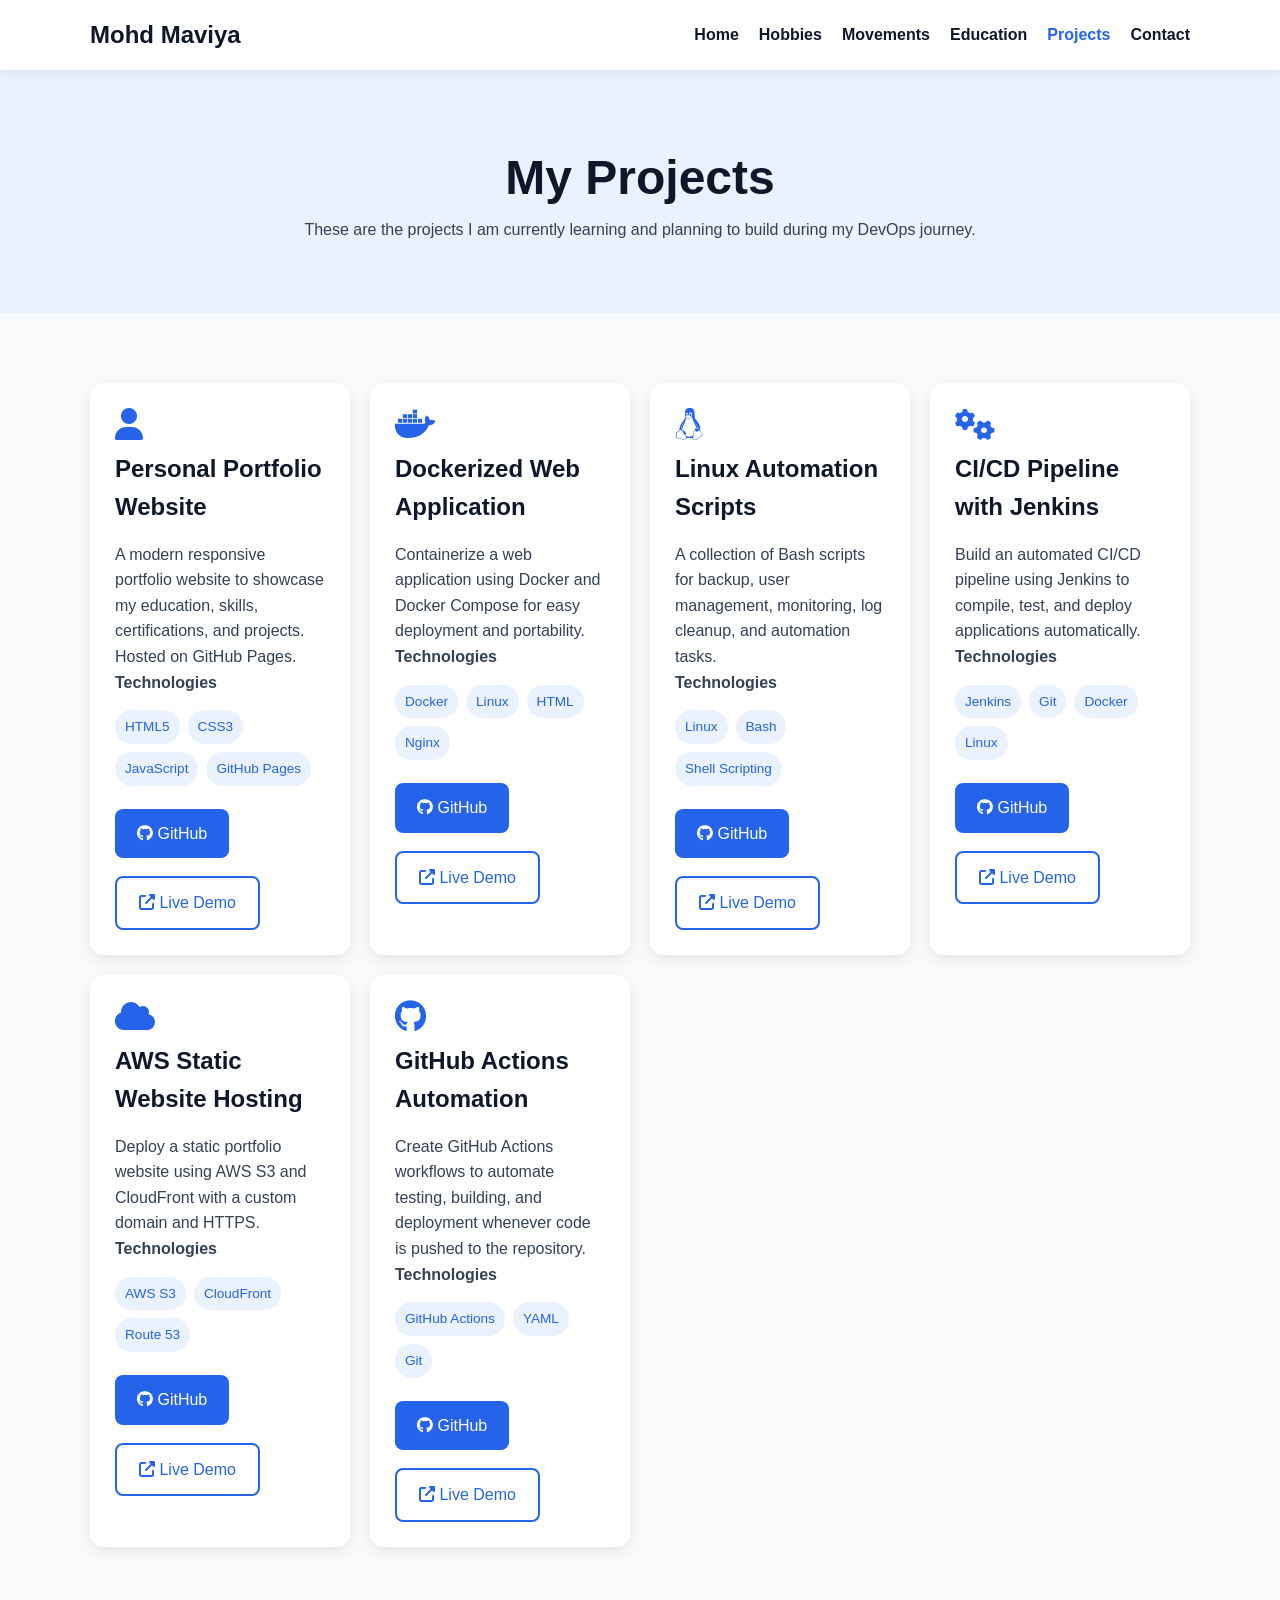
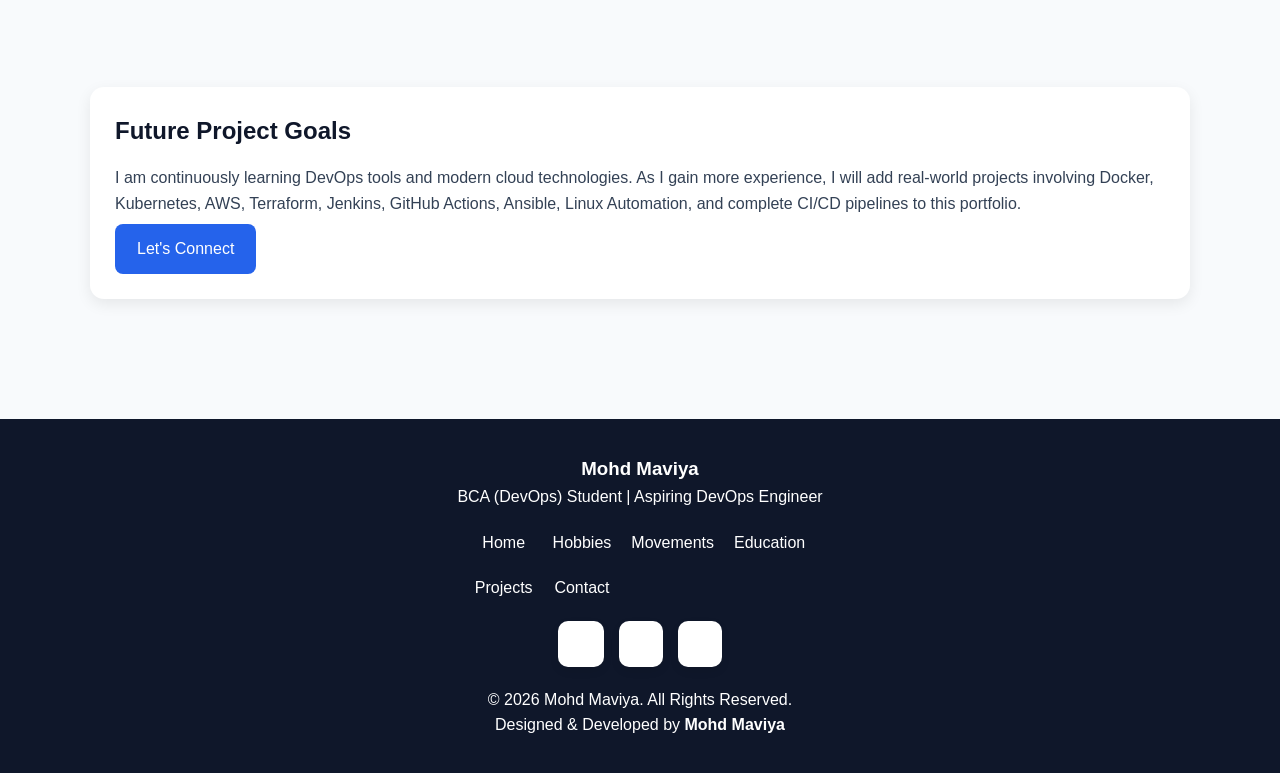
<file: project.html>
<!DOCTYPE html>
<html lang="en">
<head>
    <meta charset="UTF-8">
    <meta name="viewport" content="width=device-width, initial-scale=1.0">
    <title>Projects | Mohd Maviya</title>

    <!-- Shared CSS -->
    <link rel="stylesheet" href="style.css">

    <!-- Font Awesome -->
    <link rel="stylesheet"
        href="https://cdnjs.cloudflare.com/ajax/libs/font-awesome/6.5.2/css/all.min.css">
</head>
<body>

    <!-- ================= HEADER ================= -->
    <header class="header">
        <div class="container">
            <a href="index.html" class="logo">Mohd Maviya</a>

            <nav class="navbar">
                <ul>
                    <li><a href="index.html">Home</a></li>
                    <li><a href="hobbies.html">Hobbies</a></li>
                    <li><a href="movements.html">Movements</a></li>
                    <li><a href="education.html">Education</a></li>
                    <li><a href="projects.html" class="active">Projects</a></li>
                    <li><a href="contact.html">Contact</a></li>
                </ul>
            </nav>
        </div>
    </header>

    <!-- ================= PAGE TITLE ================= -->
    <section class="page-title">
        <div class="container">
            <h1>My Projects</h1>
            <p>
                These are the projects I am currently learning and planning to
                build during my DevOps journey.
            </p>
        </div>
    </section>

    <!-- ================= PROJECTS ================= -->
    <section class="projects section">
        <div class="container">

            <div class="project-grid">

                <!-- Project 1 -->
                <div class="project-card">
                    <div class="project-icon">
                        <i class="fas fa-user"></i>
                    </div>

                    <h2>Personal Portfolio Website</h2>

                    <p>
                        A modern responsive portfolio website to showcase my
                        education, skills, certifications, and projects. Hosted
                        on GitHub Pages.
                    </p>

                    <h4>Technologies</h4>
                    <div class="tech-stack">
                        <span>HTML5</span>
                        <span>CSS3</span>
                        <span>JavaScript</span>
                        <span>GitHub Pages</span>
                    </div>

                    <div class="project-buttons">
                        <a href="#" class="btn">
                            <i class="fab fa-github"></i> GitHub
                        </a>

                        <a href="#" class="btn btn-outline">
                            <i class="fas fa-external-link-alt"></i> Live Demo
                        </a>
                    </div>
                </div>

                <!-- Project 2 -->
                <div class="project-card">
                    <div class="project-icon">
                        <i class="fab fa-docker"></i>
                    </div>

                    <h2>Dockerized Web Application</h2>

                    <p>
                        Containerize a web application using Docker and Docker
                        Compose for easy deployment and portability.
                    </p>

                    <h4>Technologies</h4>
                    <div class="tech-stack">
                        <span>Docker</span>
                        <span>Linux</span>
                        <span>HTML</span>
                        <span>Nginx</span>
                    </div>

                    <div class="project-buttons">
                        <a href="#" class="btn">
                            <i class="fab fa-github"></i> GitHub
                        </a>

                        <a href="#" class="btn btn-outline">
                            <i class="fas fa-external-link-alt"></i> Live Demo
                        </a>
                    </div>
                </div>

                <!-- Project 3 -->
                <div class="project-card">
                    <div class="project-icon">
                        <i class="fab fa-linux"></i>
                    </div>

                    <h2>Linux Automation Scripts</h2>

                    <p>
                        A collection of Bash scripts for backup, user
                        management, monitoring, log cleanup, and automation
                        tasks.
                    </p>

                    <h4>Technologies</h4>
                    <div class="tech-stack">
                        <span>Linux</span>
                        <span>Bash</span>
                        <span>Shell Scripting</span>
                    </div>

                    <div class="project-buttons">
                        <a href="#" class="btn">
                            <i class="fab fa-github"></i> GitHub
                        </a>

                        <a href="#" class="btn btn-outline">
                            <i class="fas fa-external-link-alt"></i> Live Demo
                        </a>
                    </div>
                </div>

                <!-- Project 4 -->
                <div class="project-card">
                    <div class="project-icon">
                        <i class="fas fa-cogs"></i>
                    </div>

                    <h2>CI/CD Pipeline with Jenkins</h2>

                    <p>
                        Build an automated CI/CD pipeline using Jenkins to
                        compile, test, and deploy applications automatically.
                    </p>

                    <h4>Technologies</h4>
                    <div class="tech-stack">
                        <span>Jenkins</span>
                        <span>Git</span>
                        <span>Docker</span>
                        <span>Linux</span>
                    </div>

                    <div class="project-buttons">
                        <a href="#" class="btn">
                            <i class="fab fa-github"></i> GitHub
                        </a>

                        <a href="#" class="btn btn-outline">
                            <i class="fas fa-external-link-alt"></i> Live Demo
                        </a>
                    </div>
                </div>

                <!-- Project 5 -->
                <div class="project-card">
                    <div class="project-icon">
                        <i class="fas fa-cloud"></i>
                    </div>

                    <h2>AWS Static Website Hosting</h2>

                    <p>
                        Deploy a static portfolio website using AWS S3 and
                        CloudFront with a custom domain and HTTPS.
                    </p>

                    <h4>Technologies</h4>
                    <div class="tech-stack">
                        <span>AWS S3</span>
                        <span>CloudFront</span>
                        <span>Route 53</span>
                    </div>

                    <div class="project-buttons">
                        <a href="#" class="btn">
                            <i class="fab fa-github"></i> GitHub
                        </a>

                        <a href="#" class="btn btn-outline">
                            <i class="fas fa-external-link-alt"></i> Live Demo
                        </a>
                    </div>
                </div>

                <!-- Project 6 -->
                <div class="project-card">
                    <div class="project-icon">
                        <i class="fab fa-github"></i>
                    </div>

                    <h2>GitHub Actions Automation</h2>

                    <p>
                        Create GitHub Actions workflows to automate testing,
                        building, and deployment whenever code is pushed to the
                        repository.
                    </p>

                    <h4>Technologies</h4>
                    <div class="tech-stack">
                        <span>GitHub Actions</span>
                        <span>YAML</span>
                        <span>Git</span>
                    </div>

                    <div class="project-buttons">
                        <a href="#" class="btn">
                            <i class="fab fa-github"></i> GitHub
                        </a>

                        <a href="#" class="btn btn-outline">
                            <i class="fas fa-external-link-alt"></i> Live Demo
                        </a>
                    </div>
                </div>

            </div>

        </div>
    </section>

    <!-- ================= FUTURE GOALS ================= -->
    <section class="section">
        <div class="container">

            <div class="goal-card">
                <h2>Future Project Goals</h2>

                <p>
                    I am continuously learning DevOps tools and modern cloud
                    technologies. As I gain more experience, I will add
                    real-world projects involving Docker, Kubernetes, AWS,
                    Terraform, Jenkins, GitHub Actions, Ansible, Linux
                    Automation, and complete CI/CD pipelines to this portfolio.
                </p>

                <a href="contact.html" class="btn">
                    Let's Connect
                </a>
            </div>

        </div>
    </section>

    <!-- ================= FOOTER ================= -->
    <footer class="footer">
        <div class="container">

            <h3>Mohd Maviya</h3>

            <p>BCA (DevOps) Student | Aspiring DevOps Engineer</p>

            <div class="footer-links">
                <a href="index.html">Home</a>
                <a href="hobbies.html">Hobbies</a>
                <a href="movements.html">Movements</a>
                <a href="education.html">Education</a>
                <a href="projects.html">Projects</a>
                <a href="contact.html">Contact</a>
            </div>

            <div class="social-links">
                <a href="#"><i class="fab fa-github"></i></a>
                <a href="#"><i class="fab fa-linkedin"></i></a>
                <a href="#"><i class="fab fa-instagram"></i></a>
            </div>

            <p class="copyright">
                © 2026 Mohd Maviya. All Rights Reserved.
            </p>

            <p>
                Designed & Developed by <strong>Mohd Maviya</strong>
            </p>

        </div>
    </footer>

</body>
</html>
</file>
<file: style.css>
:root{
 --primary:#2563eb;
 --dark:#0f172a;
 --light:#f8fafc;
 --text:#334155;
 --card:#fff;
}

*{
    margin:0;
    padding:0;
    box-sizing:border-box;
}

html{
    scroll-behavior:smooth;
}

body{
    font-family:Arial,sans-serif;
    background:var(--light);
    color:var(--text);
    line-height:1.6;
}

.container{
    width:min(1100px,92%);
    margin:auto;
}

/* ================= HEADER ================= */

.header{
    position:sticky;
    top:0;
    background:#fff;
    box-shadow:0 2px 10px rgba(0,0,0,.08);
    z-index:1000;
}

.header .container{
    display:flex;
    justify-content:space-between;
    align-items:center;
    padding:16px 0;
}

.logo{
    font-size:1.5rem;
    font-weight:700;
    color:var(--dark);
    text-decoration:none;
}

.navbar ul{
    display:flex;
    list-style:none;
    gap:20px;
}

.navbar a{
    text-decoration:none;
    color:var(--dark);
    font-weight:600;
}

.navbar a:hover,
.navbar a.active{
    color:var(--primary);
}

/* ================= GENERAL ================= */

.section,
.page-title{
    padding:70px 0;
}

.page-title{
    text-align:center;
    background:#eaf2ff;
}

h1{
    font-size:3rem;
    color:var(--dark);
}

h2{
    color:var(--dark);
    margin-bottom:15px;
}

.section-title{
    text-align:center;
    margin-bottom:40px;
}

/* ================= HERO SECTION ================= */

.hero{
    display:flex;
    justify-content:space-between;
    align-items:center;
    gap:60px;
    padding:90px 8%;
    flex-wrap:wrap;
}

.hero-content{
    flex:1;
    min-width:320px;
}

.hero-content h1{
    font-size:3rem;
    margin-bottom:15px;
}

.hero-content h2{
    margin-bottom:20px;
}

.hero-content p{
    margin-bottom:25px;
    line-height:1.8;
}

.hero-image{
    flex:1;
    text-align:center;
}

.hero-image img{
    width:320px;
    height:320px;
    object-fit:cover;
    border-radius:50%;
    border:6px solid var(--primary);
    box-shadow:0 15px 35px rgba(0,0,0,.2);
}

.hero-image img:hover{
    transform:scale(1.05);
}

/* ================= BUTTON ================= */

.btn{
    display:inline-block;
    background:var(--primary);
    color:#fff;
    padding:12px 22px;
    border-radius:8px;
    text-decoration:none;
    margin:8px 6px 0 0;
    transition:.3s;
}

.btn:hover{
    transform:translateY(-2px);
}

.btn-outline{
    background:transparent;
    color:var(--primary);
    border:2px solid var(--primary);
}

/* ================= GRID ================= */

.skills-grid,
.course-grid,
.project-grid,
.stats-grid{
    display:grid;
    grid-template-columns:repeat(auto-fit,minmax(220px,1fr));
    gap:20px;
}

/* ================= CONTACT ================= */

.contact-wrapper{
    display:grid;
    grid-template-columns:repeat(auto-fit,minmax(300px,1fr));
    gap:40px;
    align-items:center;
}

.form-group{
    margin-bottom:18px;
}

.form-group label{
    display:block;
    margin-bottom:6px;
    font-weight:600;
}

.form-group input,
.form-group textarea{
    width:100%;
    padding:12px;
    border:1px solid #ccc;
    border-radius:8px;
}

/* ================= CARDS ================= */

.skill-card,
.course-card,
.project-card,
.education-card,
.goal-card,
.info-card,
.stat-card,
.contact-form{
    background:#fff;
    padding:25px;
    border-radius:14px;
    box-shadow:0 5px 15px rgba(0,0,0,.08);
    transition:.3s;
}

.skill-card:hover,
.course-card:hover,
.project-card:hover,
.education-card:hover,
.info-card:hover{
    transform:translateY(-6px);
}

.skill-card i,
.course-card i,
.project-icon i,
.edu-icon i,
.info-card i{
    font-size:2rem;
    color:var(--primary);
    margin-bottom:10px;
}

.education-card{
    display:flex;
    gap:20px;
    margin-bottom:25px;
}

.tech-stack{
    display:flex;
    flex-wrap:wrap;
    gap:8px;
    margin:15px 0;
}

.tech-stack span{
    background:#eaf2ff;
    color:var(--primary);
    padding:6px 10px;
    border-radius:20px;
    font-size:.85rem;
}

.project-buttons{
    display:flex;
    gap:10px;
    flex-wrap:wrap;
}

/* ================= SOCIAL ================= */

.social-icons{
    display:grid;
    grid-template-columns:repeat(auto-fit,minmax(160px,1fr));
    gap:20px;
}

.social-icons a,
.social-links a{
    display:flex;
    justify-content:center;
    align-items:center;
    gap:8px;
    text-decoration:none;
    color:var(--dark);
    background:#fff;
    padding:15px;
    border-radius:10px;
    box-shadow:0 4px 10px rgba(0,0,0,.08);
}

/* ================= FOOTER ================= */

.footer{
    background:var(--dark);
    color:#fff;
    text-align:center;
    padding:35px 0;
    margin-top:50px;
}

.footer-links{
    display:grid;
    grid-template-columns:repeat(4,auto);
    justify-content:center;
    gap:20px;
    margin:20px 0;
}

.footer a{
    color:#fff;
    text-decoration:none;
}

.social-links{
    display:flex;
    justify-content:center;
    gap:15px;
    margin:20px 0;
}

/* ================= RESPONSIVE ================= */

@media(max-width:768px){

    h1{
        font-size:2.2rem;
    }

    .header .container{
        flex-direction:column;
        gap:10px;
    }

    .navbar ul{
        flex-wrap:wrap;
        justify-content:center;
    }

    .education-card{
        flex-direction:column;
    }

    .hero{
        flex-direction:column-reverse;
        text-align:center;
    }

    .hero-image img{
        width:240px;
        height:240px;
    }

}
</file>
